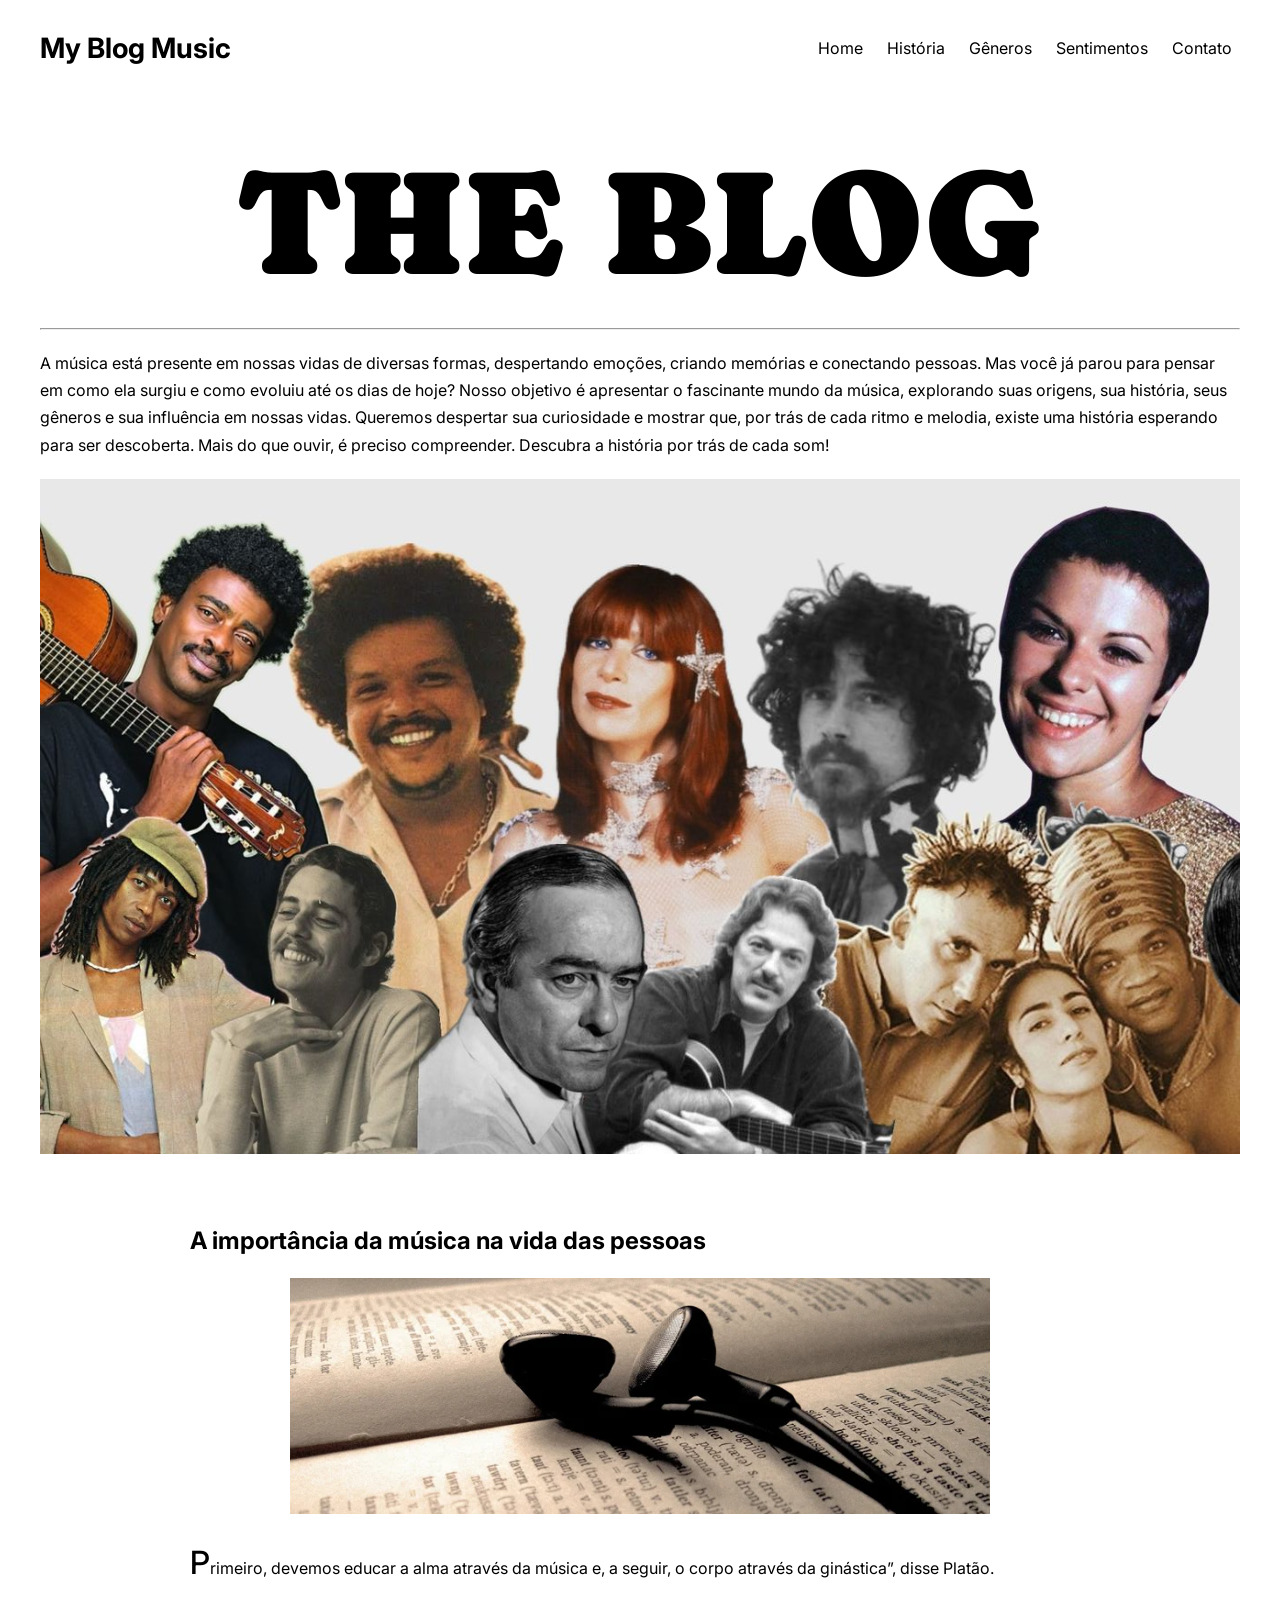
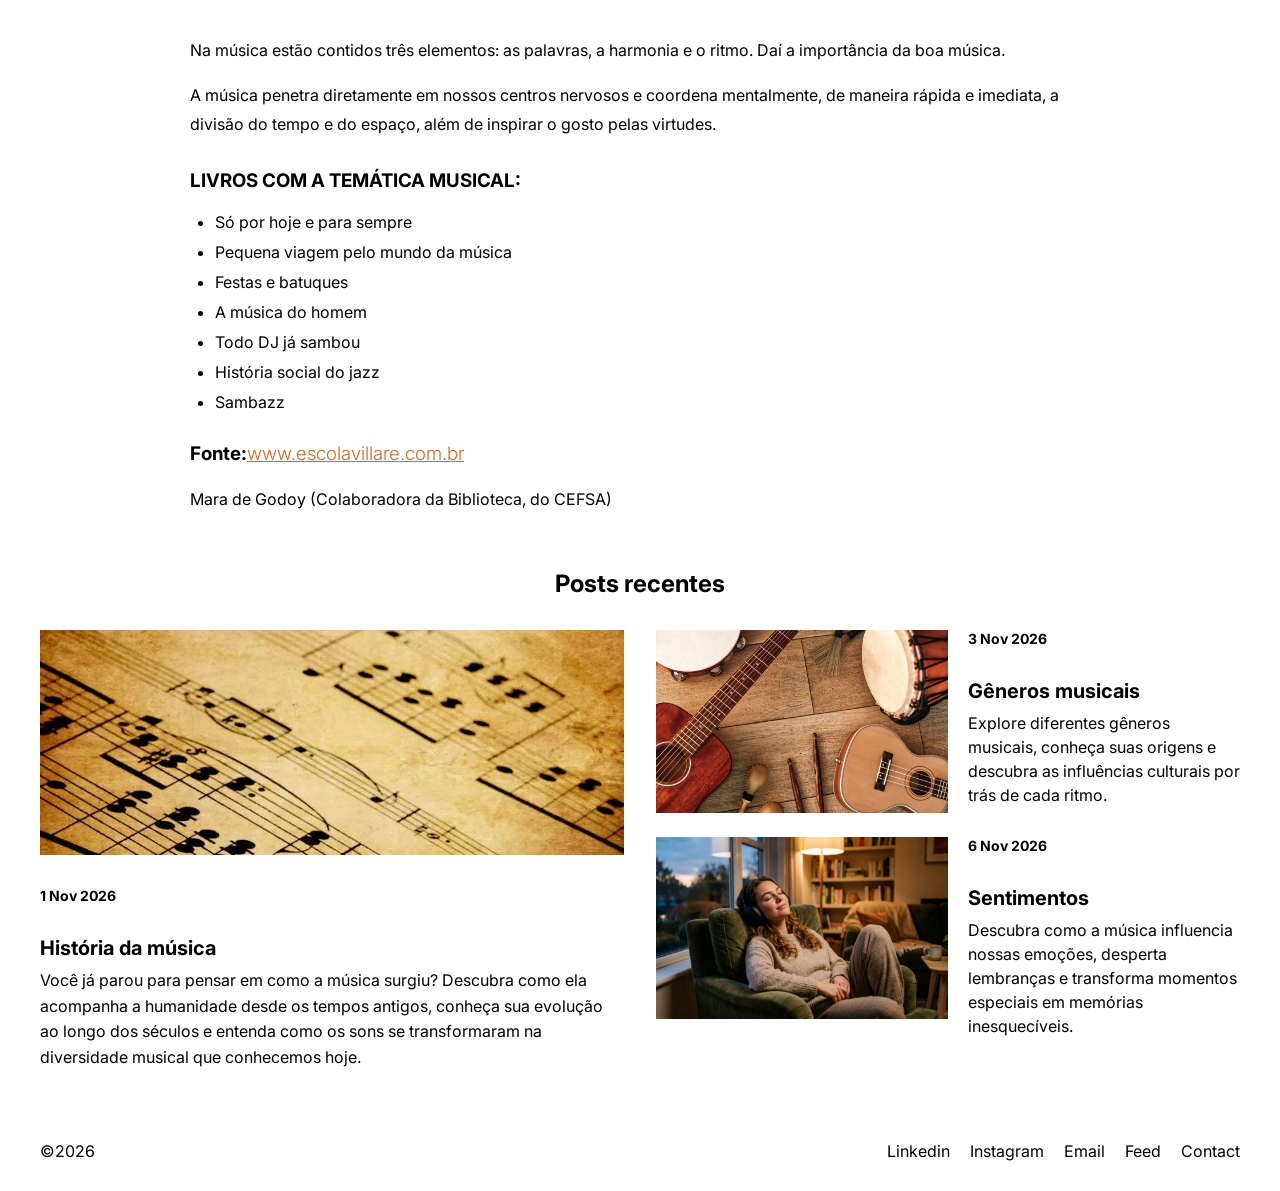
<file: index.html>
<!DOCTYPE html>
<html lang="pt-BR">
<head>
    <meta charset="UTF-8">
    <meta name="viewport" content="width=device-width, initial-scale=1.0">
    <link rel="stylesheet" href="style.css">
    <link rel="stylesheet" href="header.css">
    <link rel="icon" type="image/png" href="/assets/icon.png">
    <title>My Blog Music</title>
</head>
<body>
    <header>
        <h1>My Blog Music</h1>
        <div class="header_right">
            <nav>
                <ul>
                    <li><a href="./index.html">Home</a></li>
                    <li><a href="./historia.html">História</a></li>
                    <li><a href="./generos.html">Gêneros</a></li>
                    <li><a href="./sentimentos.html">Sentimentos</a></li>
                    <li><a href="./contact.html">Contato</a></li>
                </ul>
            </nav>
        </div>
    </header>
    <main>
        <div class="the_blog">
            <h2>THE BLOG</h2>
            <hr>
            <p>A música está presente em nossas vidas de diversas formas, despertando emoções, criando memórias e conectando pessoas.
            Mas você já parou para pensar em como ela surgiu e como evoluiu até os dias de hoje?
            Nosso objetivo é apresentar o fascinante mundo da música, explorando suas origens,
            sua história, seus gêneros e sua influência em nossas vidas. Queremos despertar sua 
            curiosidade e mostrar que, por trás de cada ritmo e melodia, existe uma história esperando para ser descoberta.
            Mais do que ouvir, é preciso compreender. Descubra a história por trás de cada som!</p>
            <img src="./assets/artists.jpg">
            <div class="container_importancia_musica">
                <h2 class="title_musica">A importância da música na vida das pessoas</h2>
                <img class="img_importancia_musica" src="./assets/dicamusica.webp" alt="">
                <p><span>P</span>rimeiro, devemos educar a alma através da música e, a seguir, o corpo através da ginástica”, disse Platão.<br><br></p>
                <p>Na música estão contidos três elementos: as palavras, a harmonia e o ritmo. Daí a importância da boa música.</p>
                <p>A música penetra diretamente em nossos centros nervosos e coordena mentalmente, de maneira rápida e imediata, a divisão do 
                tempo e do espaço, além de inspirar o gosto pelas virtudes.</p>
                <h3>LIVROS COM A TEMÁTICA MUSICAL:</h3>
                <ul>
                    <li>Só por hoje e para sempre</li>
                    <li>Pequena viagem pelo mundo da música</li>
                    <li>Festas e batuques</li>
                    <li>A música do homem</li>
                    <li>Todo DJ já sambou</li>
                    <li>História social do jazz</li>
                    <li>Sambazz</li>
                </ul>
                <h3>Fonte:<a href="https://www.escolavillare.com.br/">www.escolavillare.com.br</a></h3>
                <p>Mara de Godoy (Colaboradora da Biblioteca, do CEFSA)</p>
            </div>
        </div>
        <div class="recent_posts">
            <h3>Posts recentes</h3>
            <div class="list_posts">
                <div class="post1">
                    <a href="/historia.html"><img src="./assets/historia.webp" alt=""></a>
                    <h3>1 Nov 2026</h3>
                    <h2>História da música</h2>
                    <p>Você já parou para pensar em como a música surgiu? Descubra como ela acompanha a humanidade desde os tempos antigos, 
                    conheça sua evolução ao longo dos séculos e entenda como os sons se transformaram na diversidade musical que conhecemos hoje.</p>
                </div>
                <div class="recent_post_container">
                    <div class="post2">
                        <a href="/generos.html"><img src="./assets/generomusical.jpg" alt=""></a>
                        <div class="post_container">
                            <h3>3 Nov 2026</h3>
                            <h2>Gêneros musicais</h2>
                            <p>Explore diferentes gêneros musicais, conheça suas origens e descubra as influências culturais por trás de cada ritmo.</p>
                        </div>
                    </div>
                    <div class="post3">
                        <a href="/sentimentos.html"><img src="./assets/sentimento.jpg" alt=""></a>
                        <div class="post_container">
                            <h3>6 Nov 2026</h3>
                            <h2>Sentimentos</h2>
                            <p>Descubra como a música influencia nossas emoções, desperta lembranças e transforma momentos especiais em memórias inesquecíveis.</p>
                        </div>
                    </div>
                </div>
            </div>
        </div>
    </main>
    <footer>
        <p>©2026</p>
        <nav>
            <ul>
                <li><a href="https://www.linkedin.com/in/breno-ponticelli/">Linkedin</a></li>
                <li><a href="https://www.instagram.com/breno_sp7">Instagram</a></li>
                <li><a href="#">Email</a></li>
                <li><a href="#">Feed</a></li>
                <li><a href="/contact.html">Contact</a></li>
            </ul>
        </nav>

    </footer>
</body>
</html>
</file>
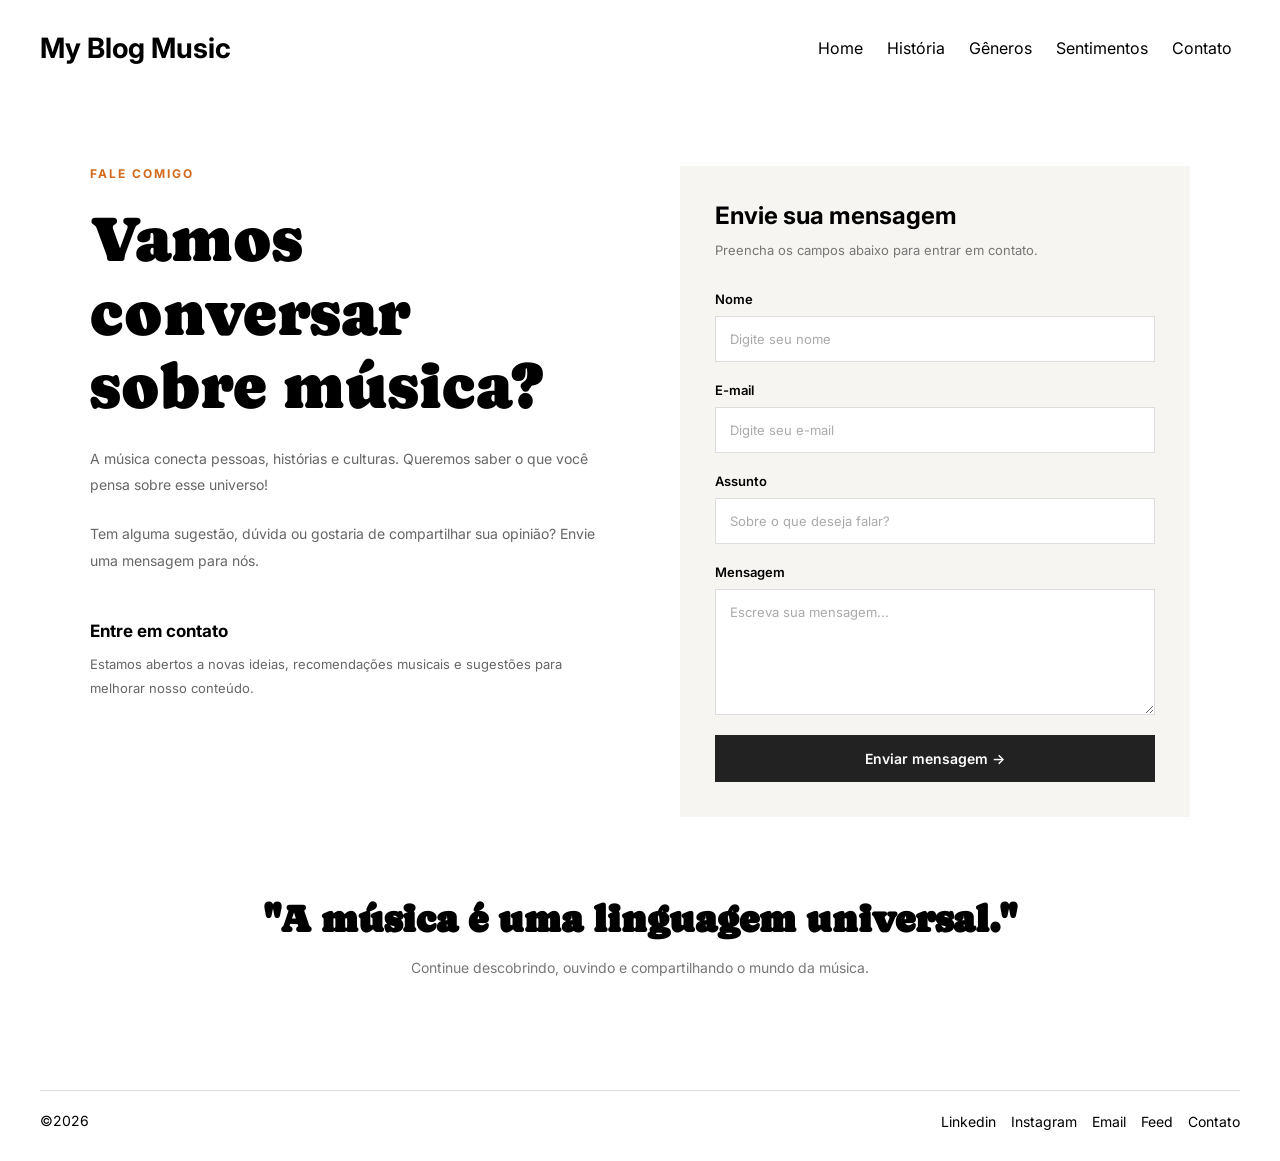
<file: contact.html>
<!DOCTYPE html>
<html lang="pt-BR">

<head>
    <meta charset="UTF-8">
    <meta name="viewport" content="width=device-width, initial-scale=1.0">
    <link rel="icon" type="image/png" href="/assets/icon.png">
    <link rel="stylesheet" href="./header.css">
    <link rel="stylesheet" href="./contact.css">

    <title>Contato</title>
</head>

<body>

    <header>
        <h1>My Blog Music</h1>

        <div class="header_right">
            <nav>
                <ul>
                    <li><a href="./index.html">Home</a></li>
                    <li><a href="./historia.html">História</a></li>
                    <li><a href="./generos.html">Gêneros</a></li>
                    <li><a href="./sentimentos.html">Sentimentos</a></li>
                    <li><a href="./contact.html">Contato</a></li>
                </ul>
            </nav>
        </div>
    </header>

    <main>

        <section class="contato">

            <div class="contato_info">

                <span class="categoria">FALE COMIGO</span>

                <h2>Vamos conversar sobre música?</h2>

                <p>
                    A música conecta pessoas, histórias e culturas.
                    Queremos saber o que você pensa sobre esse universo!
                </p>

                <p>
                    Tem alguma sugestão, dúvida ou gostaria de compartilhar
                    sua opinião? Envie uma mensagem para nós.
                </p>

                <div class="contato_detalhes">

                    <h3>Entre em contato</h3>

                    <p>
                        Estamos abertos a novas ideias, recomendações
                        musicais e sugestões para melhorar nosso conteúdo.
                    </p>

                </div>

            </div>

            <div class="contato_formulario">

                <h3>Envie sua mensagem</h3>

                <p>Preencha os campos abaixo para entrar em contato.</p>

                <form action="#" method="post">

                    <div class="campo">
                        <label for="nome">Nome</label>
                        <input
                            type="text"
                            id="nome"
                            name="nome"
                            placeholder="Digite seu nome"
                            required>
                    </div>

                    <div class="campo">
                        <label for="email">E-mail</label>
                        <input
                            type="email"
                            id="email"
                            name="email"
                            placeholder="Digite seu e-mail"
                            required>
                    </div>

                    <div class="campo">
                        <label for="assunto">Assunto</label>
                        <input
                            type="text"
                            id="assunto"
                            name="assunto"
                            placeholder="Sobre o que deseja falar?"
                            required>
                    </div>

                    <div class="campo">
                        <label for="mensagem">Mensagem</label>
                        <textarea
                            id="mensagem"
                            name="mensagem"
                            rows="6"
                            placeholder="Escreva sua mensagem..."
                            required></textarea>
                    </div>

                    <button type="submit">
                        Enviar mensagem →
                    </button>

                </form>

            </div>

        </section>

        <section class="frase_final">

            <h2>"A música é uma linguagem universal."</h2>

            <p>
                Continue descobrindo, ouvindo e compartilhando
                o mundo da música.
            </p>

        </section>

    </main>

    <footer>

        <p>©2026</p>

        <nav>
            <ul>
                <li><a href="https://www.linkedin.com/in/breno-ponticelli/">Linkedin</a></li>
                <li><a href="https://www.instagram.com/breno_sp7">Instagram</a></li>
                <li><a href="#">Email</a></li>
                <li><a href="#">Feed</a></li>
                <li><a href="/contact.html">Contato</a></li>
            </ul>
        </nav>

    </footer>

</body>
</html>
</file>
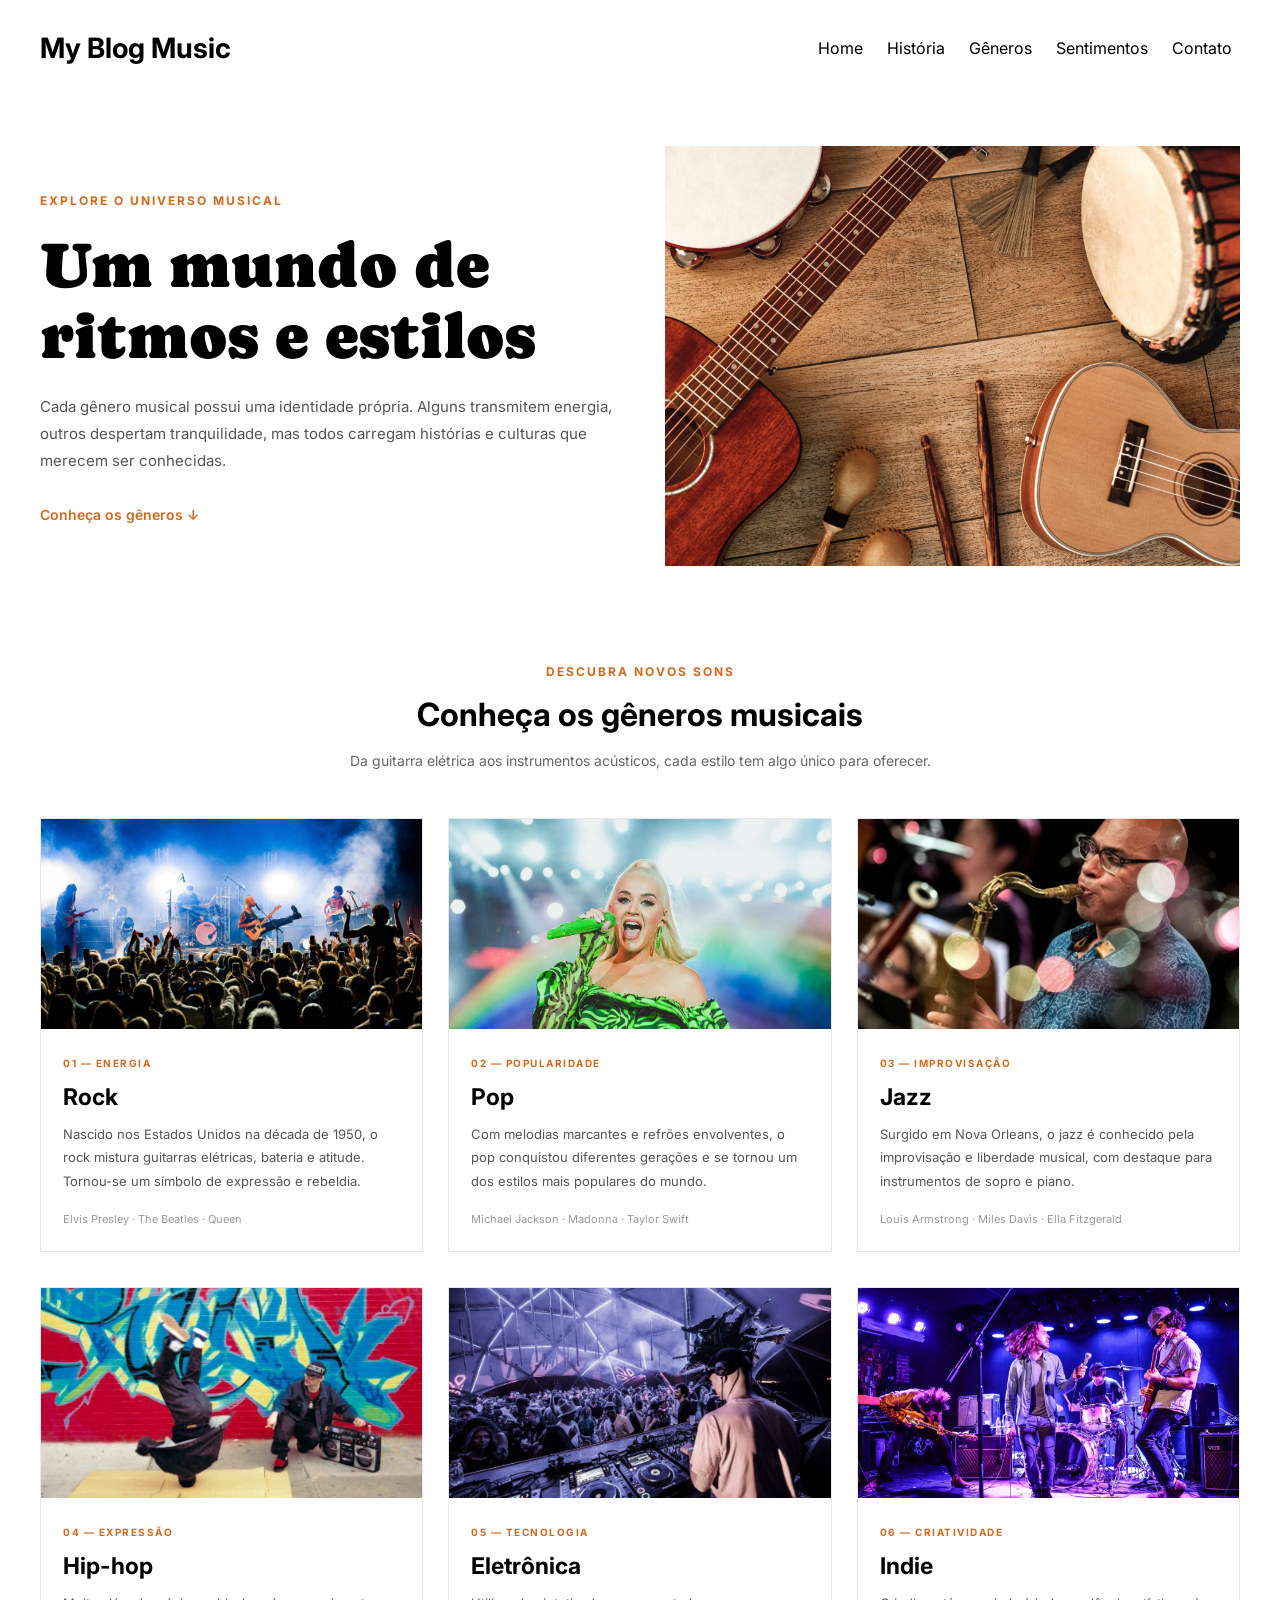
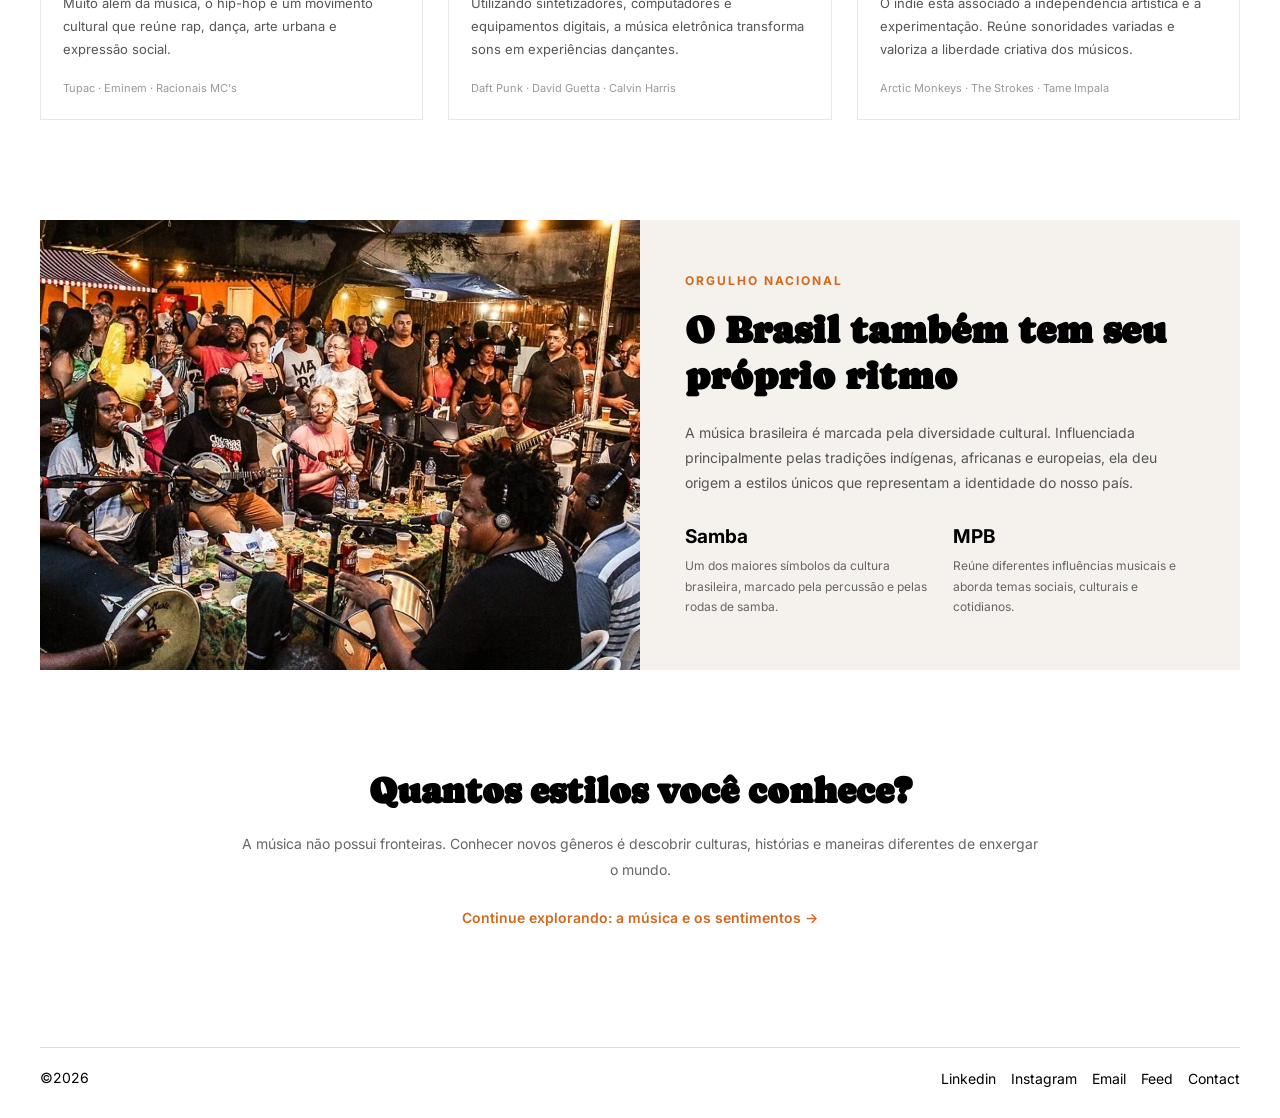
<file: generos.html>
<!DOCTYPE html>
<html lang="pt-BR">

<head>
    <meta charset="UTF-8">
    <meta name="viewport" content="width=device-width, initial-scale=1.0">
    <link rel="icon" type="image/png" href="/assets/icon.png">
    <link rel="stylesheet" href="./header.css">
    <link rel="stylesheet" href="./genero.css">

    <title>Gêneros Musicais</title>
</head>

<body>

    <header>
        <h1>My Blog Music</h1>

        <div class="header_right">
            <nav>
                <ul>
                    <li><a href="./index.html">Home</a></li>
                    <li><a href="./historia.html">História</a></li>
                    <li><a href="./generos.html">Gêneros</a></li>
                    <li><a href="./sentimentos.html">Sentimentos</a></li>
                    <li><a href="./contact.html">Contato</a></li>
                </ul>
            </nav>
        </div>
    </header>

    <main>
        <section class="hero_generos">

            <div class="hero_texto">
                <span>EXPLORE O UNIVERSO MUSICAL</span>

                <h2>Um mundo de ritmos e estilos</h2>

                <p>
                    Cada gênero musical possui uma identidade própria.
                    Alguns transmitem energia, outros despertam tranquilidade,
                    mas todos carregam histórias e culturas que merecem ser conhecidas.
                </p>

                <a href="#explorar">Conheça os gêneros ↓</a>
            </div>

            <div class="hero_imagem">
                <img src="./assets/generomusical.jpg"
                    alt="Instrumentos musicais de diferentes estilos">
            </div>

        </section>
        <section class="explorar" id="explorar">

            <div class="section_title">
                <span>DESCUBRA NOVOS SONS</span>
                <h2>Conheça os gêneros musicais</h2>
                <p>
                    Da guitarra elétrica aos instrumentos acústicos,
                    cada estilo tem algo único para oferecer.
                </p>
            </div>

            <div class="generos_grid">

                <article class="genero_card">
                    <img src="./assets/rock.jpg" alt="Apresentação de rock">

                    <div class="card_content">
                        <span>01 — ENERGIA</span>
                        <h3>Rock</h3>

                        <p>
                            Nascido nos Estados Unidos na década de 1950,
                            o rock mistura guitarras elétricas, bateria
                            e atitude. Tornou-se um símbolo de expressão
                            e rebeldia.
                        </p>

                        <small>Elvis Presley · The Beatles · Queen</small>
                    </div>
                </article>

                <article class="genero_card">
                    <img src="./assets/pop.jpg" alt="Cantora em apresentação pop">

                    <div class="card_content">
                        <span>02 — POPULARIDADE</span>
                        <h3>Pop</h3>

                        <p>
                            Com melodias marcantes e refrões envolventes,
                            o pop conquistou diferentes gerações e se
                            tornou um dos estilos mais populares do mundo.
                        </p>

                        <small>Michael Jackson · Madonna · Taylor Swift</small>
                    </div>
                </article>

                <article class="genero_card">
                    <img src="./assets/jazz.jpg" alt="Músico tocando saxofone">

                    <div class="card_content">
                        <span>03 — IMPROVISAÇÃO</span>
                        <h3>Jazz</h3>

                        <p>
                            Surgido em Nova Orleans, o jazz é conhecido
                            pela improvisação e liberdade musical,
                            com destaque para instrumentos de sopro e piano.
                        </p>

                        <small>Louis Armstrong · Miles Davis · Ella Fitzgerald</small>
                    </div>
                </article>

                <article class="genero_card">
                    <img src="./assets/hiphop.jpg" alt="Cultura urbana hip-hop">

                    <div class="card_content">
                        <span>04 — EXPRESSÃO</span>
                        <h3>Hip-hop</h3>

                        <p>
                            Muito além da música, o hip-hop é um movimento
                            cultural que reúne rap, dança, arte urbana
                            e expressão social.
                        </p>

                        <small>Tupac · Eminem · Racionais MC's</small>
                    </div>
                </article>

                <article class="genero_card">
                    <img src="./assets/eletronica.jpg" alt="DJ tocando música eletrônica">

                    <div class="card_content">
                        <span>05 — TECNOLOGIA</span>
                        <h3>Eletrônica</h3>

                        <p>
                            Utilizando sintetizadores, computadores
                            e equipamentos digitais, a música eletrônica
                            transforma sons em experiências dançantes.
                        </p>

                        <small>Daft Punk · David Guetta · Calvin Harris</small>
                    </div>
                </article>

                <article class="genero_card">
                    <img src="./assets/indie.jpg" alt="Banda independente em apresentação">

                    <div class="card_content">
                        <span>06 — CRIATIVIDADE</span>
                        <h3>Indie</h3>

                        <p>
                            O indie está associado à independência artística
                            e à experimentação. Reúne sonoridades variadas
                            e valoriza a liberdade criativa dos músicos.
                        </p>

                        <small>Arctic Monkeys · The Strokes · Tame Impala</small>
                    </div>
                </article>

            </div>

        </section>
        <section class="destaque_brasil">

            <div class="brasil_imagem">
                <img src="./assets/samba.jpg" alt="Roda de samba brasileira">
            </div>

            <div class="brasil_texto">

                <span>ORGULHO NACIONAL</span>

                <h2>O Brasil também tem seu próprio ritmo</h2>

                <p>
                    A música brasileira é marcada pela diversidade cultural.
                    Influenciada principalmente pelas tradições indígenas,
                    africanas e europeias, ela deu origem a estilos únicos
                    que representam a identidade do nosso país.
                </p>

                <div class="brasil_estilos">

                    <div>
                        <h3>Samba</h3>
                        <p>
                            Um dos maiores símbolos da cultura brasileira,
                            marcado pela percussão e pelas rodas de samba.
                        </p>
                    </div>

                    <div>
                        <h3>MPB</h3>
                        <p>
                            Reúne diferentes influências musicais e aborda
                            temas sociais, culturais e cotidianos.
                        </p>
                    </div>

                </div>

            </div>

        </section>
        <section class="final_generos">

            <h2>Quantos estilos você conhece?</h2>

            <p>
                A música não possui fronteiras. Conhecer novos gêneros
                é descobrir culturas, histórias e maneiras diferentes
                de enxergar o mundo.
            </p>

            <a href="/sentimentos.html">
                Continue explorando: a música e os sentimentos →
            </a>

        </section>

    </main>

    <footer>
        <p>©2026</p>

        <nav>
            <ul>
                <li><a href="https://www.linkedin.com/in/breno-ponticelli/">Linkedin</a></li>
                <li><a href="https://www.instagram.com/breno_sp7">Instagram</a></li>
                <li><a href="#">Email</a></li>
                <li><a href="#">Feed</a></li>
                <li><a href="/contact.html">Contact</a></li>
            </ul>
        </nav>
    </footer>

</body>
</html>
</file>
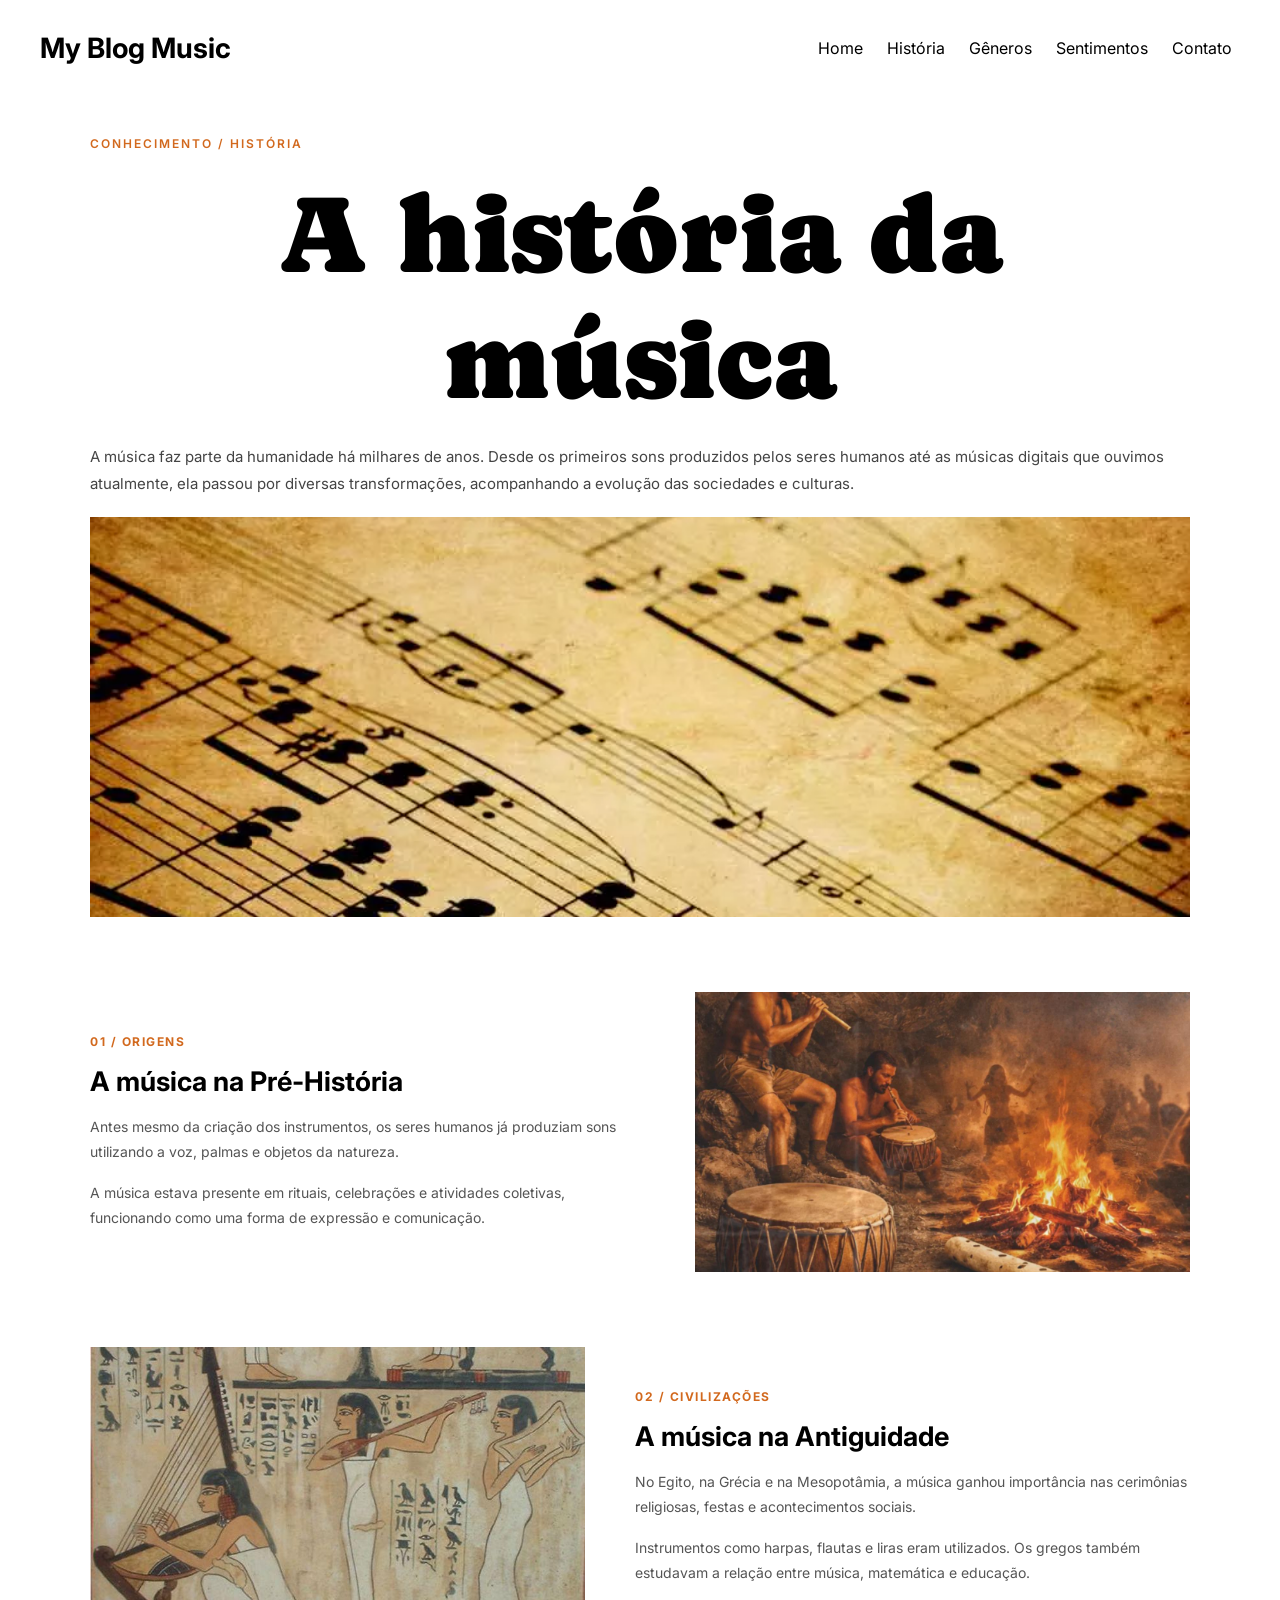
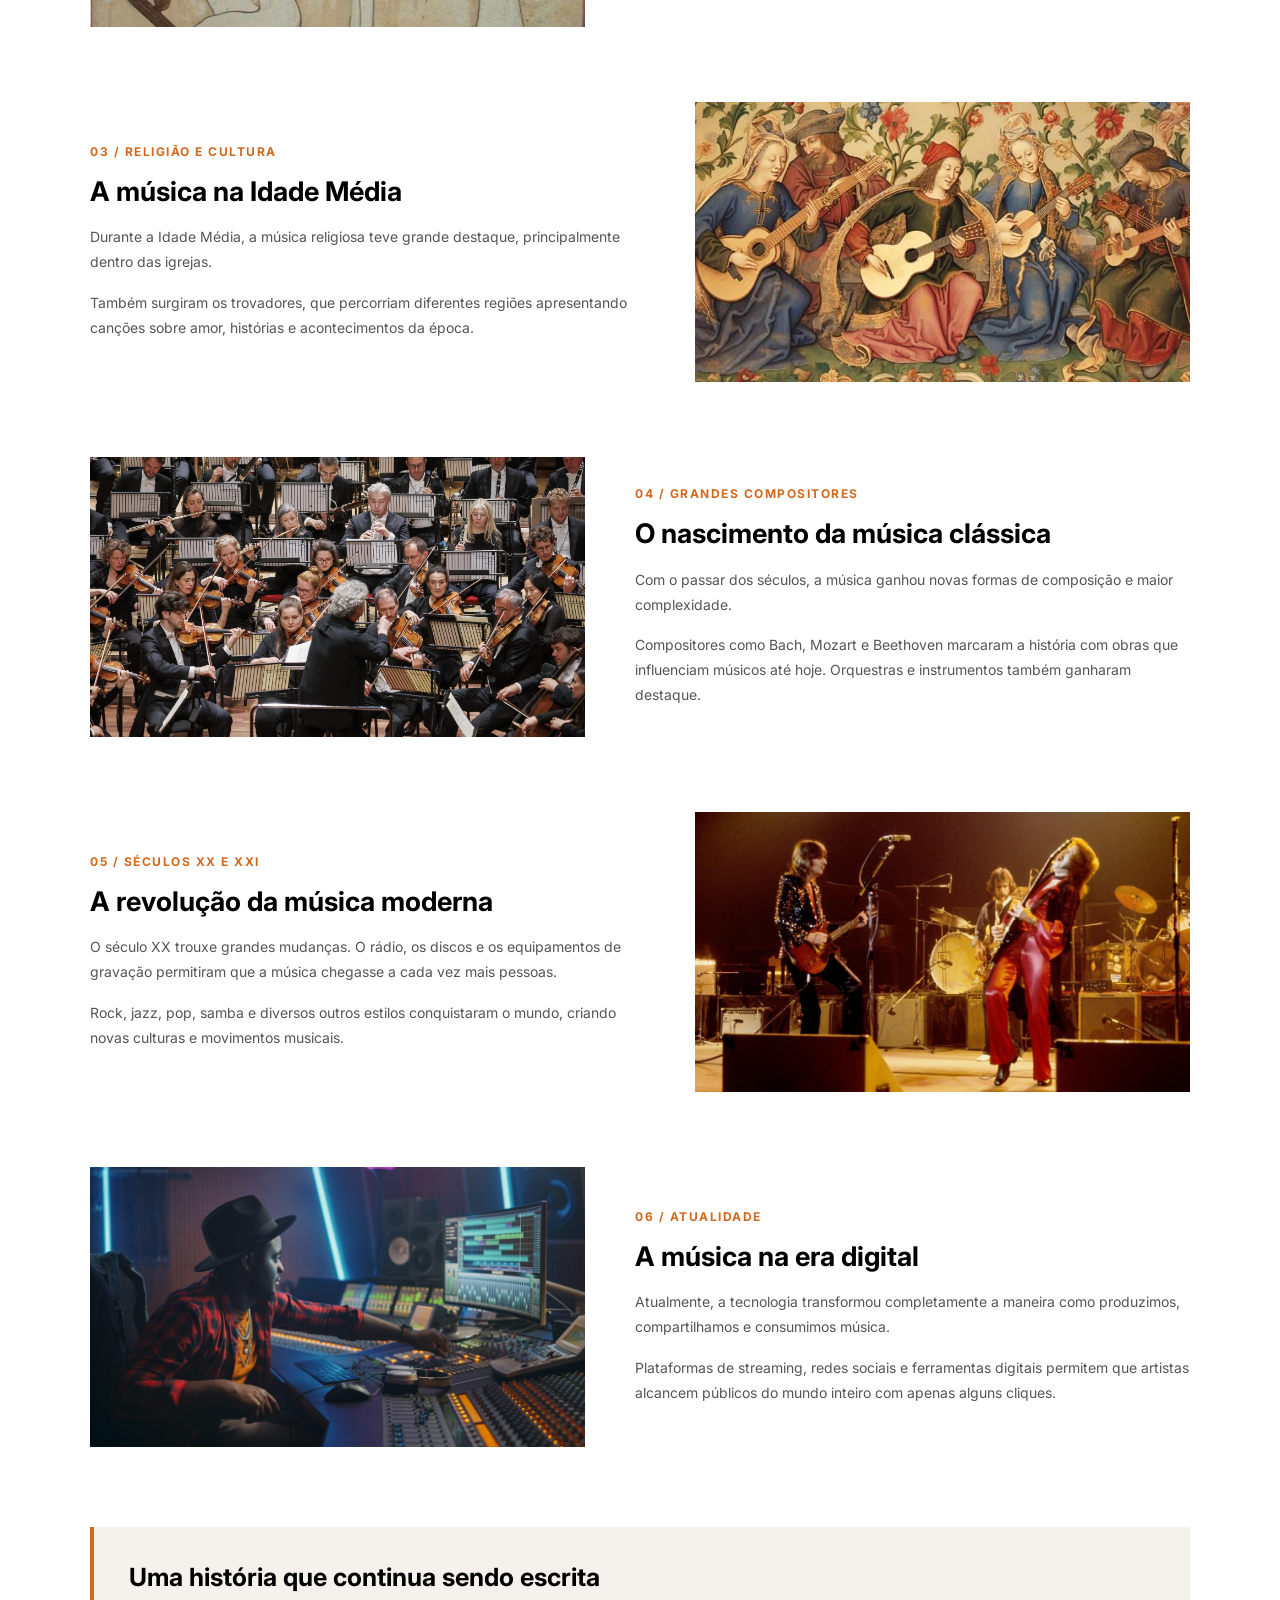
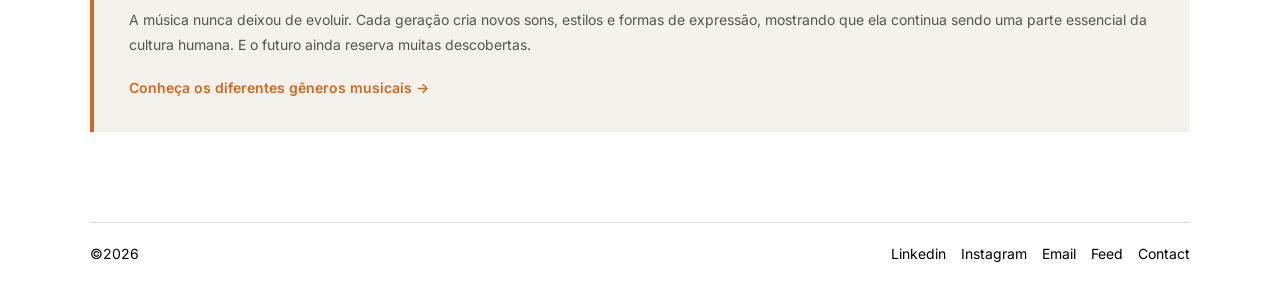
<file: historia.html>
<!DOCTYPE html>
<html lang="pt-BR">

<head>
    <meta charset="UTF-8">
    <meta name="viewport" content="width=device-width, initial-scale=1.0">
    <link rel="icon" type="image/png" href="/assets/icon.png">
    <link rel="stylesheet" href="header.css">
    <link rel="stylesheet" href="historia.css">

    <title>História da Música</title>
</head>

<body>
    <header>
        <h1>My Blog Music</h1>

        <div class="header_right">
            <nav>
                <ul>
                    <li><a href="./index.html">Home</a></li>
                    <li><a href="./historia.html">História</a></li>
                    <li><a href="./generos.html">Gêneros</a></li>
                    <li><a href="./sentimentos.html">Sentimentos</a></li>
                    <li><a href="./contact.html">Contato</a></li>
                </ul>
            </nav>
        </div>
    </header>

    <main>
        <section class="historia">
            <div class="historia_intro">
                <span class="categoria">CONHECIMENTO / HISTÓRIA</span>

                <h2>A história da música</h2>

                <p>
                    A música faz parte da humanidade há milhares de anos.
                    Desde os primeiros sons produzidos pelos seres humanos
                    até as músicas digitais que ouvimos atualmente, ela passou
                    por diversas transformações, acompanhando a evolução
                    das sociedades e culturas.
                </p>

                <img src="./assets/historia.webp" alt="Partitura musical antiga">
            </div>

            <section class="periodo">
                <div class="periodo_texto">
                    <span class="numero">01 / ORIGENS</span>

                    <h3>A música na Pré-História</h3>

                    <p>
                        Antes mesmo da criação dos instrumentos, os seres humanos
                        já produziam sons utilizando a voz, palmas e objetos da
                        natureza.
                    </p>

                    <p>
                        A música estava presente em rituais, celebrações e
                        atividades coletivas, funcionando como uma forma de
                        expressão e comunicação.
                    </p>
                </div>

                
                <img src="./assets/prehistoria.jpg"
                alt="Representação de pessoas produzindo música na Pré-História">
                
            </section>

            <section class="periodo invertido">
                <div class="periodo_texto">
                    <span class="numero">02 / CIVILIZAÇÕES</span>

                    <h3>A música na Antiguidade</h3>

                    <p>
                        No Egito, na Grécia e na Mesopotâmia, a música ganhou
                        importância nas cerimônias religiosas, festas e
                        acontecimentos sociais.
                    </p>

                    <p>
                        Instrumentos como harpas, flautas e liras eram utilizados.
                        Os gregos também estudavam a relação entre música,
                        matemática e educação.
                    </p>
                </div>

                <img src="./assets/antiguidade.jpg"
                    alt="Instrumentos musicais da Antiguidade">
            </section>


            <section class="periodo">
                <div class="periodo_texto">
                    <span class="numero">03 / RELIGIÃO E CULTURA</span>

                    <h3>A música na Idade Média</h3>

                    <p>
                        Durante a Idade Média, a música religiosa teve grande
                        destaque, principalmente dentro das igrejas.
                    </p>

                    <p>
                        Também surgiram os trovadores, que percorriam diferentes
                        regiões apresentando canções sobre amor, histórias e
                        acontecimentos da época.
                    </p>
                </div>

                <img src="./assets/idademedia.jpg"
                    alt="Representação de músicos medievais">
            </section>


            <section class="periodo invertido">
                <div class="periodo_texto">
                    <span class="numero">04 / GRANDES COMPOSITORES</span>

                    <h3>O nascimento da música clássica</h3>

                    <p>
                        Com o passar dos séculos, a música ganhou novas formas
                        de composição e maior complexidade.
                    </p>

                    <p>
                        Compositores como Bach, Mozart e Beethoven marcaram
                        a história com obras que influenciam músicos até hoje.
                        Orquestras e instrumentos também ganharam destaque.
                    </p>
                </div>

                <img src="./assets/musicaclassica.jpg"
                    alt="Orquestra de música clássica">
            </section>

            <section class="periodo">
                <div class="periodo_texto">
                    <span class="numero">05 / SÉCULOS XX E XXI</span>

                    <h3>A revolução da música moderna</h3>

                    <p>
                        O século XX trouxe grandes mudanças. O rádio, os discos
                        e os equipamentos de gravação permitiram que a música
                        chegasse a cada vez mais pessoas.
                    </p>

                    <p>
                        Rock, jazz, pop, samba e diversos outros estilos
                        conquistaram o mundo, criando novas culturas e
                        movimentos musicais.
                    </p>
                </div>

                <img src="./assets/musicamoderna.jpg"
                    alt="Artistas e instrumentos musicais modernos">
            </section>

            <section class="periodo invertido">
                <div class="periodo_texto">
                    <span class="numero">06 / ATUALIDADE</span>

                    <h3>A música na era digital</h3>

                    <p>
                        Atualmente, a tecnologia transformou completamente
                        a maneira como produzimos, compartilhamos e consumimos
                        música.
                    </p>

                    <p>
                        Plataformas de streaming, redes sociais e ferramentas
                        digitais permitem que artistas alcancem públicos do
                        mundo inteiro com apenas alguns cliques.
                    </p>
                </div>

                <img src="./assets/eradigital.jpg"
                    alt="Produção musical em estúdio moderno">
            </section>

            <section class="conclusao">
                <h3>Uma história que continua sendo escrita</h3>

                <p>
                    A música nunca deixou de evoluir. Cada geração cria novos
                    sons, estilos e formas de expressão, mostrando que ela
                    continua sendo uma parte essencial da cultura humana.
                    E o futuro ainda reserva muitas descobertas.
                </p>

                <a href="/generos.html">Conheça os diferentes gêneros musicais →</a>
            </section>

        </section>

    </main>

    <footer>
        <p>©2026</p>

        <nav>
            <ul>
                <li><a href="https://www.linkedin.com/in/breno-ponticelli/">Linkedin</a></li>
                <li><a href="https://www.instagram.com/breno_sp7">Instagram</a></li>
                <li><a href="#">Email</a></li>
                <li><a href="#">Feed</a></li>
                <li><a href="/contact.html">Contact</a></li>
            </ul>
        </nav>
    </footer>

</body>
</html>
</file>
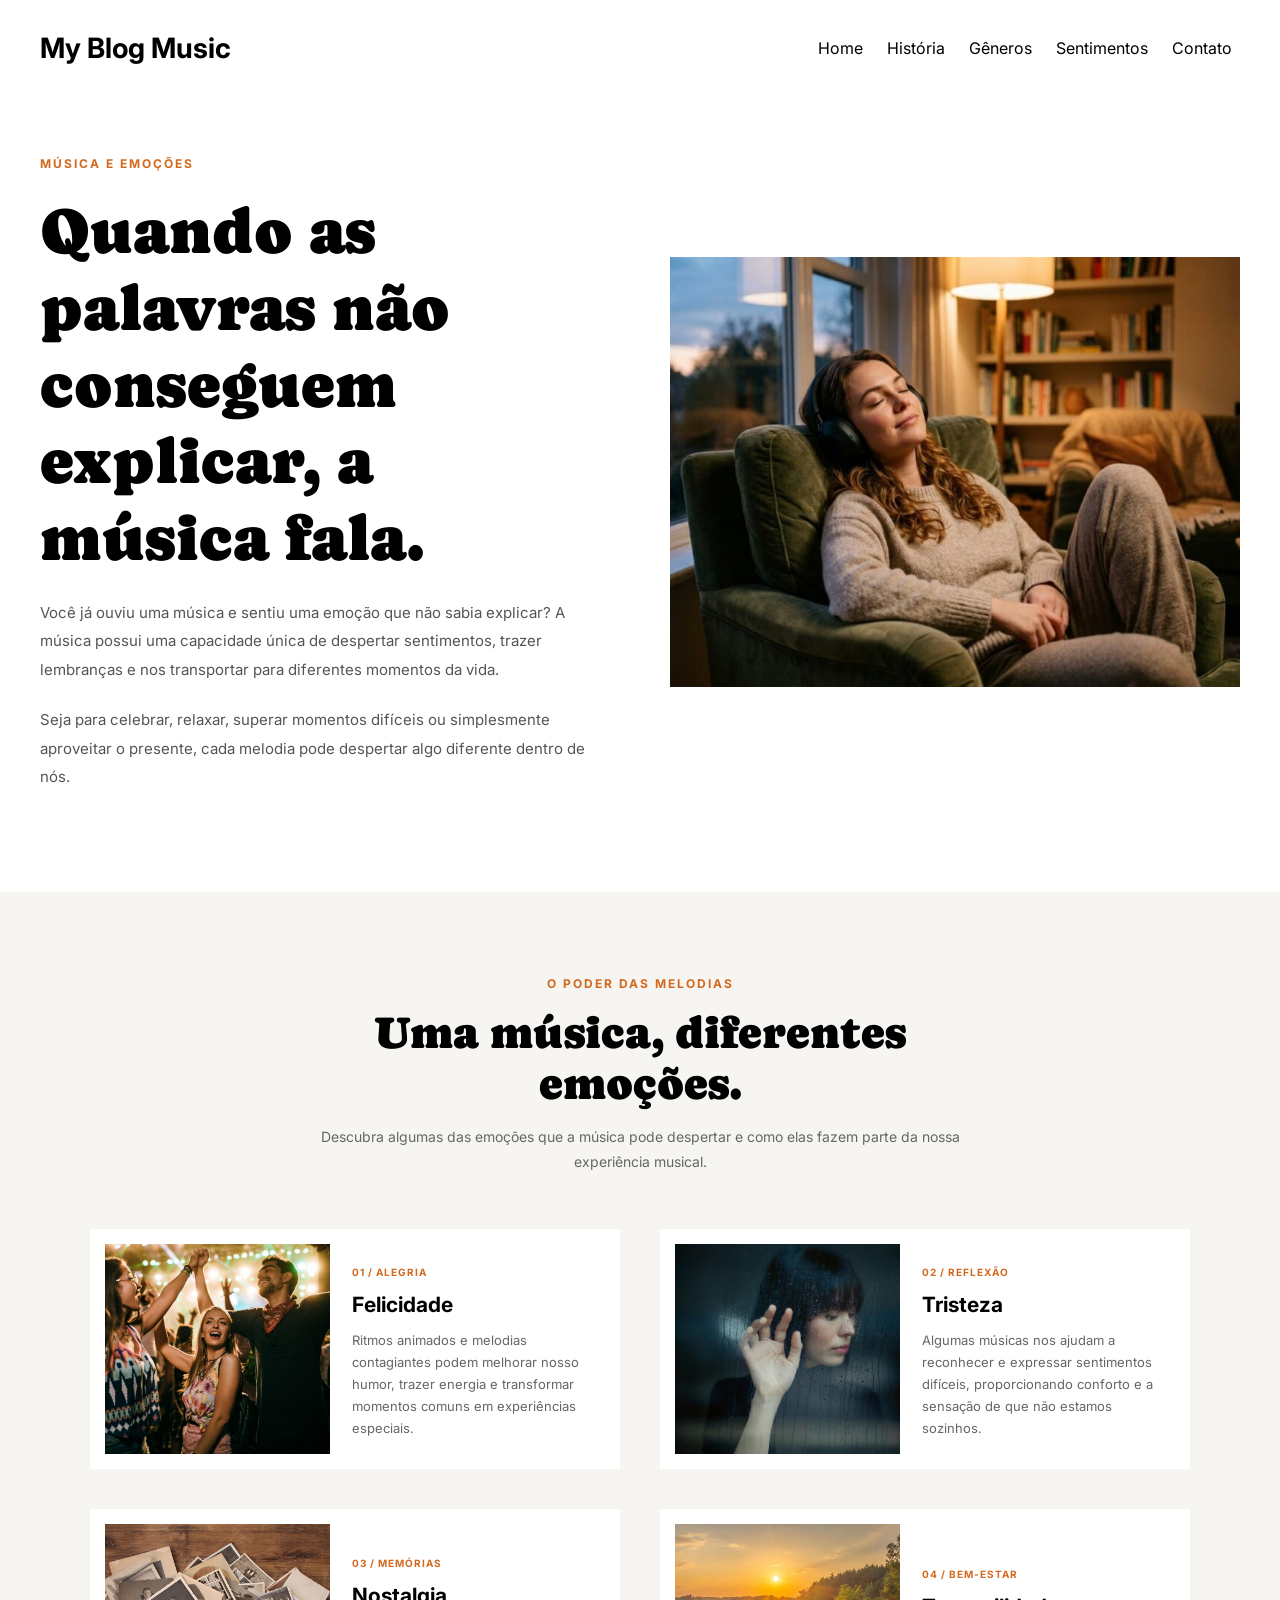
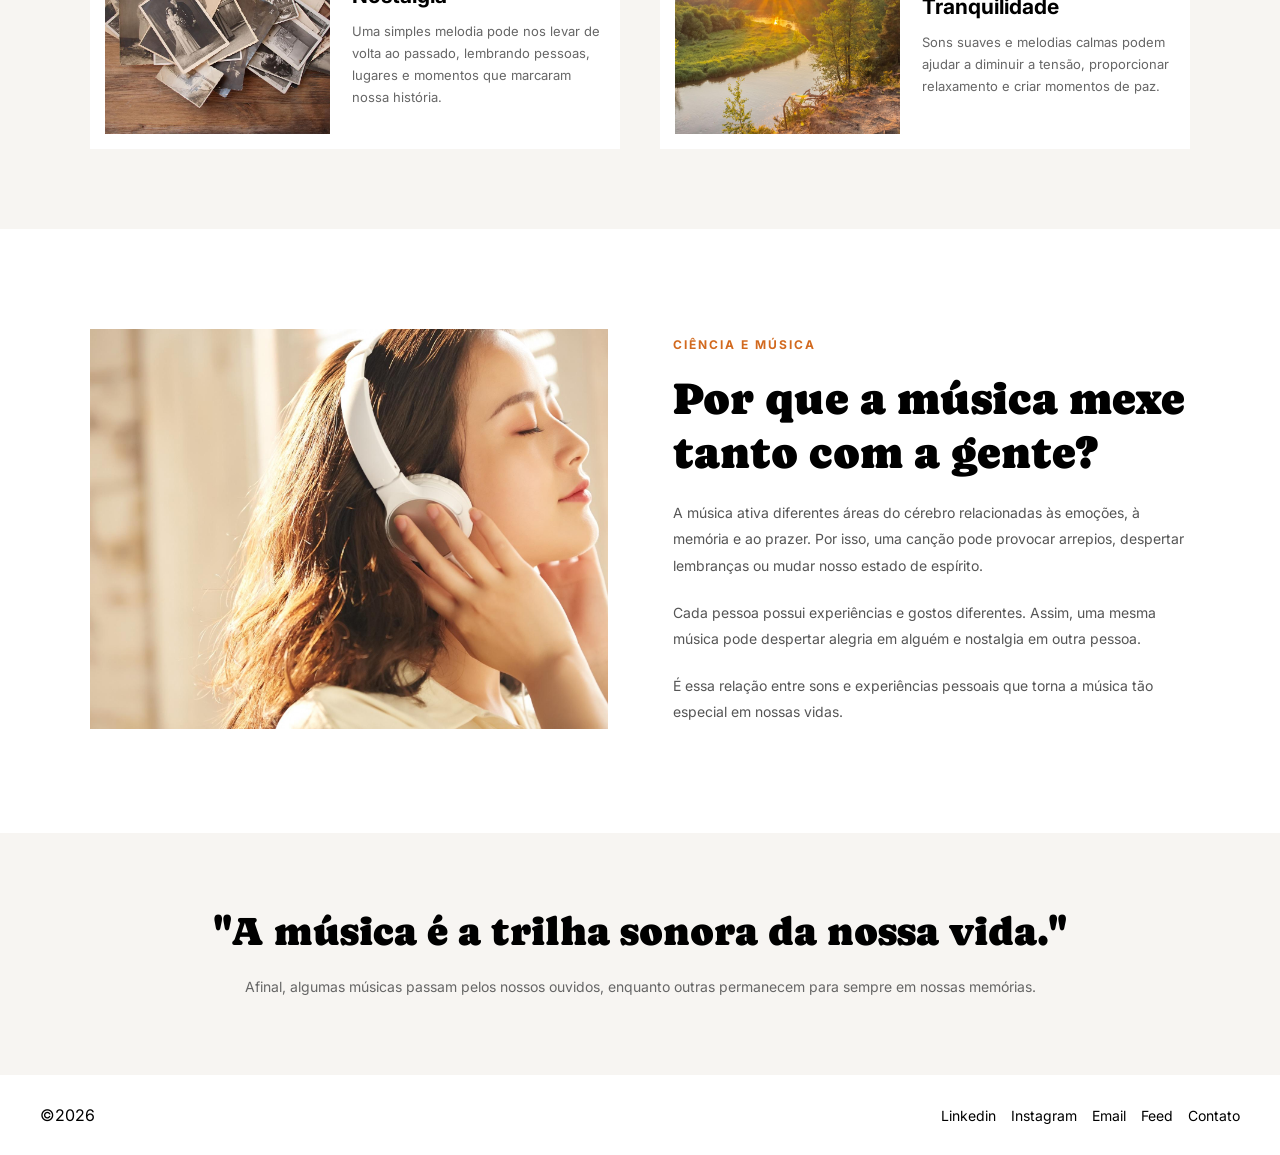
<file: sentimentos.html>
<!DOCTYPE html>
<html lang="pt-BR">

<head>
    <meta charset="UTF-8">
    <meta name="viewport" content="width=device-width, initial-scale=1.0">
    <link rel="icon" type="image/png" href="/assets/icon.png">
    <link rel="stylesheet" href="./header.css">
    <link rel="stylesheet" href="./sentimentos.css">

    <title>Sentimentos</title>
</head>

<body>

    <header>
        <h1>My Blog Music</h1>

        <div class="header_right">
            <nav>
                <ul>
                    <li><a href="./index.html">Home</a></li>
                    <li><a href="./historia.html">História</a></li>
                    <li><a href="./generos.html">Gêneros</a></li>
                    <li><a href="./sentimentos.html">Sentimentos</a></li>
                    <li><a href="./contact.html">Contato</a></li>
                </ul>
            </nav>
        </div>
    </header>

    <main>
        <section class="sentimentos_intro">

            <div class="intro_texto">
                <span class="categoria">MÚSICA E EMOÇÕES</span>

                <h2>Quando as palavras não conseguem explicar, a música fala.</h2>

                <p>
                    Você já ouviu uma música e sentiu uma emoção que não
                    sabia explicar? A música possui uma capacidade única
                    de despertar sentimentos, trazer lembranças e nos
                    transportar para diferentes momentos da vida.
                </p>

                <p>
                    Seja para celebrar, relaxar, superar momentos difíceis
                    ou simplesmente aproveitar o presente, cada melodia
                    pode despertar algo diferente dentro de nós.
                </p>
            </div>

            <div class="intro_imagem">
                <img src="./assets/sentimento.jpg" alt="Pessoa ouvindo música e relaxando">
            </div>

        </section>
        <section class="sentimentos_section">

            <div class="section_titulo">
                <span>O PODER DAS MELODIAS</span>
                <h2>Uma música, diferentes emoções.</h2>
                <p>
                    Descubra algumas das emoções que a música pode despertar
                    e como elas fazem parte da nossa experiência musical.
                </p>
            </div>

            <div class="sentimentos_grid">

                <article class="sentimento_card">
                    <img src="./assets/felicidade.jpg" alt="Pessoas felizes aproveitando um momento">
                    <div class="card_texto">
                        <span>01 / ALEGRIA</span>
                        <h3>Felicidade</h3>
                        <p>
                            Ritmos animados e melodias contagiantes podem
                            melhorar nosso humor, trazer energia e transformar
                            momentos comuns em experiências especiais.
                        </p>
                    </div>
                </article>

                <article class="sentimento_card">
                    <img src="./assets/tristeza.jpg" alt="Pessoa refletindo perto da janela">
                    <div class="card_texto">
                        <span>02 / REFLEXÃO</span>
                        <h3>Tristeza</h3>
                        <p>
                            Algumas músicas nos ajudam a reconhecer e
                            expressar sentimentos difíceis, proporcionando
                            conforto e a sensação de que não estamos sozinhos.
                        </p>
                    </div>
                </article>

                <article class="sentimento_card">
                    <img src="./assets/nostalgia.jpg" alt="Fotografias antigas representando lembranças">
                    <div class="card_texto">
                        <span>03 / MEMÓRIAS</span>
                        <h3>Nostalgia</h3>
                        <p>
                            Uma simples melodia pode nos levar de volta
                            ao passado, lembrando pessoas, lugares e
                            momentos que marcaram nossa história.
                        </p>
                    </div>
                </article>

                <article class="sentimento_card">
                    <img src="./assets/tranquilidade.jpg" alt="Paisagem tranquila ao pôr do sol">
                    <div class="card_texto">
                        <span>04 / BEM-ESTAR</span>
                        <h3>Tranquilidade</h3>
                        <p>
                            Sons suaves e melodias calmas podem ajudar
                            a diminuir a tensão, proporcionar relaxamento
                            e criar momentos de paz.
                        </p>
                    </div>
                </article>

            </div>

        </section>

        <section class="cerebro_section">

            <div class="cerebro_imagem">
                <img src="./assets/musica_cerebro.jpg" alt="Pessoa utilizando fones de ouvido">
            </div>

            <div class="cerebro_texto">

                <span>CIÊNCIA E MÚSICA</span>

                <h2>Por que a música mexe tanto com a gente?</h2>

                <p>
                    A música ativa diferentes áreas do cérebro relacionadas
                    às emoções, à memória e ao prazer. Por isso, uma canção
                    pode provocar arrepios, despertar lembranças ou mudar
                    nosso estado de espírito.
                </p>

                <p>
                    Cada pessoa possui experiências e gostos diferentes.
                    Assim, uma mesma música pode despertar alegria em alguém
                    e nostalgia em outra pessoa.
                </p>

                <p>
                    É essa relação entre sons e experiências pessoais que
                    torna a música tão especial em nossas vidas.
                </p>

            </div>

        </section>

        <section class="frase_final">

            <h2>"A música é a trilha sonora da nossa vida."</h2>

            <p>
                Afinal, algumas músicas passam pelos nossos ouvidos,
                enquanto outras permanecem para sempre em nossas memórias.
            </p>

        </section>

    </main>

    <footer>

        <p>©2026</p>

        <nav>
            <ul>
                <li><a href="https://www.linkedin.com/in/breno-ponticelli/">Linkedin</a></li>
                <li><a href="https://www.instagram.com/breno_sp7">Instagram</a></li>
                <li><a href="#">Email</a></li>
                <li><a href="#">Feed</a></li>
                <li><a href="/contact.html">Contato</a></li>
            </ul>
        </nav>

    </footer>

</body>
</html>
</file>
<file: style.css>
@import url('https://fonts.googleapis.com/css2?family=Caprasimo&family=Inter:ital,opsz,wght@0,14..32,100..900;1,14..32,100..900&display=swap');

* {
    margin: 0;
    padding: 0;
    box-sizing: border-box;
}

body {
    display: flex;
    flex-direction: column;
    min-height: 100vh;
    font-family: 'Inter', sans-serif;
}

main {
    flex: 1;
    width: 100%;
}


.the_blog {
    display: flex;
    flex-direction: column;
    align-items: center;
    gap: 20px;

    width: min(1200px, calc(100% - 48px));
    margin: 40px auto 30px;
}

.the_blog > h2 {
    font-family: 'Caprasimo', cursive;
    font-size: clamp(48px, 12vw, 150px);
    text-align: center;
    font-weight: 100;
}

.the_blog > hr {
    width: 100%;
}

.the_blog > p {
    width: 100%;
    line-height: 1.7;
    font-size: 16px;
}

.the_blog > img {
    width: 100%;
    height: auto;
    display: block;
    object-fit: cover;
}



.container_importancia_musica {
    width: 100%;
    max-width: 900px;
    margin: 20px auto 0;
}

.title_musica {
    font-size: 24px;
    line-height: 1.4;
    margin: 30px 0 20px;
}

.img_importancia_musica {
    display: block;
    width: min(100%, 700px);
    height: auto;
    margin: 20px auto;
}

.container_importancia_musica p {
    font-size: 16px;
    line-height: 1.8;
    margin-bottom: 16px;
}

.container_importancia_musica span {
    font-size: 32px;
    font-weight: 500;
}

.container_importancia_musica h3 {
    margin: 30px 0 20px;
}

.container_importancia_musica a {
    color: chocolate;
    font-weight: 300;
    overflow-wrap: anywhere;
}

.container_importancia_musica ul {
    display: flex;
    flex-direction: column;
    gap: 10px;
    padding-left: 25px;
}


.recent_posts {
    display: flex;
    flex-direction: column;
    align-items: center;

    width: min(1200px, calc(100% - 48px));
    margin: 40px auto;
}

.recent_posts > h3 {
    font-size: 24px;
    margin-bottom: 32px;
    text-align: center;
}

.list_posts {
    display: grid;
    grid-template-columns: 1fr 1fr;
    gap: 32px;
    width: 100%;
}


.post1 {
    min-width: 0;
}

.post1 img {
    display: block;
    width: 100%;
    aspect-ratio: 592 / 228;
    object-fit: cover;
    cursor: pointer;
}

.post1 h3 {
    font-size: 14px;
    margin: 32px 0;
}

.post1 h2 {
    font-size: 20px;
    margin-bottom: 8px;
}

.post1 p {
    font-size: 16px;
    line-height: 1.6;
}

.recent_post_container {
    display: flex;
    flex-direction: column;
    gap: 24px;
    min-width: 0;
}

.post2,
.post3 {
    display: flex;
    align-items: flex-start;
    gap: 20px;
    width: 100%;
    min-width: 0;
}

.post2 > a,
.post3 > a {
    flex: 0 0 50%;
    min-width: 0;
}

.post2 img,
.post3 img {
    display: block;
    width: 100%;
    aspect-ratio: 320 / 200;
    object-fit: cover;
    cursor: pointer;
}

.post_container {
    display: flex;
    flex-direction: column;
    flex: 1;
    min-width: 0;
}

.post_container h3 {
    font-size: 14px;
    margin-bottom: 32px;
}

.post_container h2 {
    font-size: 20px;
    margin-bottom: 8px;
}

.post_container p {
    font-size: 16px;
    line-height: 1.5;
}


footer {
    display: flex;
    align-items: center;
    justify-content: space-between;
    flex-wrap: wrap;
    gap: 20px;

    width: min(1200px, calc(100% - 48px));
    margin: 30px auto;
}

footer nav ul {
    display: flex;
    align-items: center;
    flex-wrap: wrap;
    gap: 20px;
    list-style: none;
}

footer a {
    text-decoration: none;
    color: black;
}


@media (max-width: 900px) {
    .the_blog {
        width: calc(100% - 40px);
        margin-top: 30px;
    }

    .recent_posts {
        width: calc(100% - 40px);
    }

    .list_posts {
        grid-template-columns: 1fr;
        gap: 32px;
    }

    .post1 img {
        aspect-ratio: 16 / 7;
    }

    .recent_post_container {
        gap: 24px;
    }

    .post2,
    .post3 {
        gap: 24px;
    }

    .post2 > a,
    .post3 > a {
        flex-basis: 45%;
    }

    .container_importancia_musica {
        max-width: 100%;
    }
}

@media (max-width: 600px) {
    .the_blog {
        width: calc(100% - 32px);
        margin: 24px auto;
        gap: 16px;
    }

    .the_blog > h2 {
        font-size: clamp(40px, 11vw, 64px);
    }

    .the_blog > p {
        font-size: 15px;
        line-height: 1.7;
    }

    .title_musica {
        font-size: 21px;
        margin-top: 20px;
    }

    .container_importancia_musica p {
        font-size: 15px;
    }

    .container_importancia_musica h3 {
        font-size: 17px;
    }

    .recent_posts {
        width: calc(100% - 32px);
        margin: 30px auto;
    }

    .recent_posts > h3 {
        font-size: 22px;
        margin-bottom: 24px;
    }

    .list_posts {
        gap: 30px;
    }

    .post1 h3 {
        margin: 16px 0;
    }

    .post1 h2,
    .post_container h2 {
        font-size: 19px;
    }

    .post1 p,
    .post_container p {
        font-size: 14px;
    }

    .recent_post_container {
        gap: 30px;
    }

    .post2,
    .post3 {
        flex-direction: column;
        gap: 12px;
    }

    .post2 > a,
    .post3 > a {
        flex-basis: auto;
        width: 100%;
    }

    .post2 img,
    .post3 img {
        aspect-ratio: 16 / 9;
    }

    .post_container h3 {
        margin-bottom: 12px;
    }

    footer {
        width: calc(100% - 32px);
        flex-direction: column;
        align-items: flex-start;
        margin: 24px auto;
    }

    footer nav {
        width: 100%;
    }

    footer nav ul {
        gap: 16px;
    }
}
</file>
<file: header.css>
header {
    display: flex;
    align-items: center;
    justify-content: space-between;
    gap: 24px;

    width: calc(100% - 64px);
    max-width: 1200px;
    margin: 30px auto;
}

header h1 {
    font-size: 28px;
    flex-shrink: 0;
}

.header_right {
    display: flex;
    align-items: center;
    justify-content: flex-end;
    gap: 14px;
    min-width: 0;
}

header nav ul {
    display: flex;
    align-items: center;
    justify-content: center;
    flex-wrap: wrap;
    list-style: none;
    gap: 8px;
}

header nav a {
    display: inline-block;
    font-size: 16px;
    text-decoration: none;
    color: #000;
    margin: 0;
    padding: 8px;
}


@media (max-width: 1000px) {
    header {
        width: calc(100% - 40px);
        gap: 16px;
    }

    header h1 {
        font-size: 24px;
    }

    .header_right {
        gap: 8px;
    }

    header nav ul {
        gap: 4px;
    }

    header nav a {
        font-size: 14px;
        padding: 6px;
    }
}



@media (max-width: 650px) {
    header {
        width: calc(100% - 32px);
        margin: 20px auto;
        flex-direction: column;
        align-items: flex-start;
        gap: 16px;
    }

    header h1 {
        font-size: 26px;
    }

    .header_right {
        width: 100%;
        justify-content: space-between;
        align-items: flex-start;
        gap: 12px;
    }

    header nav {
        flex: 1;
        min-width: 0;
    }

    header nav ul {
        justify-content: flex-start;
        gap: 6px;
    }

    header nav a {
        font-size: 14px;
        padding: 6px 4px;
    }

}


@media (max-width: 380px) {
    header nav ul {
        gap: 2px;
    }

    header nav a {
        font-size: 12px;
        padding: 5px 3px;
    }

    .header_right {
        gap: 6px;
    }
}
</file>
<file: contact.css>
@import url('https://fonts.googleapis.com/css2?family=Caprasimo&family=Inter:wght@400;500;600;700&display=swap');

* {
    margin: 0;
    padding: 0;
    box-sizing: border-box;
}

body {
    display: flex;
    flex-direction: column;
    min-height: 100vh;
    font-family: 'Inter', sans-serif;
}

main {
    flex: 1;
}


.contato {
    width: min(1100px, calc(100% - 48px));
    margin: 70px auto;
    display: grid;
    grid-template-columns: 1fr 1fr;
    gap: 80px;
}


.contato_info {
    display: flex;
    flex-direction: column;
    align-items: flex-start;
    gap: 22px;
}

.categoria {
    color: chocolate;
    font-size: 12px;
    font-weight: 700;
    letter-spacing: 2px;
}

.contato_info h2 {
    font-family: 'Caprasimo', cursive;
    font-size: clamp(40px, 5vw, 65px);
    line-height: 1.15;
    font-weight: 300;
}

.contato_info > p {
    color: #666;
    font-size: 14px;
    line-height: 1.9;
}

.contato_detalhes {
    margin-top: 25px;
}

.contato_detalhes h3,
.redes_sociais h3 {
    font-size: 17px;
    margin-bottom: 12px;
}

.contato_detalhes p {
    font-size: 13px;
    line-height: 1.8;
    color: #666;
}


.contato_formulario {
    background-color: #f7f5f2;
    padding: 35px;
}

.contato_formulario h3 {
    font-size: 24px;
    margin-bottom: 10px;
}

.contato_formulario > p {
    color: #777;
    font-size: 13px;
    margin-bottom: 30px;
    line-height: 1.6;
}

.contato_formulario form {
    display: flex;
    flex-direction: column;
    gap: 20px;
}

.campo {
    display: flex;
    flex-direction: column;
    gap: 9px;
}

.campo label {
    font-size: 13px;
    font-weight: 600;
}

.campo input,
.campo textarea {
    width: 100%;
    padding: 14px;
    border: 1px solid #ddd;
    background-color: white;
    font-family: 'Inter', sans-serif;
    font-size: 13px;
    outline: none;
    resize: vertical;
    transition: border 0.3s;
}

.campo input:focus,
.campo textarea:focus {
    border-color: chocolate;
}

.campo input::placeholder,
.campo textarea::placeholder {
    color: #aaa;
}

.contato_formulario button {
    padding: 15px;
    border: none;
    background-color: #222;
    color: white;
    font-size: 14px;
    font-family: 'Inter', sans-serif;
    font-weight: 600;
    cursor: pointer;
    transition: background-color 0.3s;
}

.contato_formulario button:hover {
    background-color: chocolate;
}


.frase_final {
    text-align: center;
    margin: 80px auto;
    width: min(800px, calc(100% - 48px));
}

.frase_final h2 {
    font-family: 'Caprasimo', cursive;
    font-size: clamp(25px, 4vw, 38px);
    margin-bottom: 15px;
}

.frase_final p {
    color: #777;
    font-size: 14px;
    line-height: 1.7;
}


footer {
    display: flex;
    justify-content: space-between;
    align-items: center;
    flex-wrap: wrap;
    gap: 20px;

    width: min(1200px, calc(100% - 48px));
    margin: 30px auto;
    padding-top: 20px;
    border-top: 1px solid #ddd;
}

footer p {
    font-size: 14px;
}

footer ul {
    display: flex;
    flex-wrap: wrap;
    gap: 15px;
    list-style: none;
}

footer a {
    color: #000;
    font-size: 14px;
    text-decoration: none;
}

@media (max-width: 900px) {

    .contato {
        gap: 35px;
        width: calc(100% - 40px);
    }

    .contato_formulario {
        padding: 25px;
    }

}

@media (max-width: 600px) {

    .contato {
        grid-template-columns: 1fr;
        width: calc(100% - 32px);
        margin: 35px auto;
        gap: 40px;
    }

    .contato_info h2 {
        font-size: 45px;
    }

    .contato_formulario {
        padding: 22px;
    }

    .contato_formulario h3 {
        font-size: 21px;
    }

    .frase_final {
        margin: 55px auto;
    }

    footer {
        width: calc(100% - 32px);
        flex-direction: column;
        align-items: flex-start;
    }

}
</file>
<file: genero.css>
@import url('https://fonts.googleapis.com/css2?family=Caprasimo&family=Inter:wght@400;500;600;700&display=swap');

* {
    margin: 0;
    padding: 0;
    box-sizing: border-box;
}

body {
    font-family: 'Inter', sans-serif;
    display: flex;
    flex-direction: column;
    min-height: 100vh;
}

main {
    flex: 1;
}

.hero_generos {
    width: min(1200px, calc(100% - 48px));
    margin: 50px auto 90px;
    display: grid;
    grid-template-columns: 1fr 1fr;
    align-items: center;
    gap: 50px;
}

.hero_texto {
    display: flex;
    flex-direction: column;
    gap: 22px;
}

.hero_texto span,
.section_title span,
.brasil_texto > span {
    color: chocolate;
    font-size: 12px;
    font-weight: 700;
    letter-spacing: 2px;
}

.hero_texto h2 {
    font-family: 'Caprasimo', cursive;
    font-size: clamp(45px, 5vw, 75px);
    line-height: 1.1;
    font-weight: 300;
}

.hero_texto p {
    font-size: 15px;
    line-height: 1.8;
    color: #555;
}

.hero_texto a {
    color: chocolate;
    font-size: 14px;
    font-weight: 600;
    text-decoration: none;
    margin-top: 10px;
}

.hero_imagem img {
    width: 100%;
    height: 420px;
    object-fit: cover;
}


.explorar {
    width: min(1200px, calc(100% - 48px));
    margin: 0 auto 100px;
}

.section_title {
    text-align: center;
    margin-bottom: 45px;
}

.section_title h2 {
    font-size: 32px;
    margin: 15px 0;
}

.section_title p {
    color: #666;
    font-size: 14px;
    line-height: 1.7;
}


.generos_grid {
    display: grid;
    grid-template-columns: repeat(3, 1fr);
    gap: 35px 25px;
}

.genero_card {
    border: 1px solid #e8e8e8;
    background-color: #fff;
    transition: transform 0.3s ease, box-shadow 0.3s ease;
}

.genero_card:hover {
    transform: translateY(-6px);
    box-shadow: 0 10px 25px rgba(0, 0, 0, 0.08);
}

.genero_card img {
    display: block;
    width: 100%;
    height: 210px;
    object-fit: cover;
}

.card_content {
    padding: 22px;
}

.card_content span {
    color: chocolate;
    font-size: 10px;
    font-weight: 700;
    letter-spacing: 1.5px;
}

.card_content h3 {
    font-size: 23px;
    margin: 12px 0;
}

.card_content p {
    font-size: 13px;
    line-height: 1.8;
    color: #555;
    margin-bottom: 18px;
}

.card_content small {
    display: block;
    color: #999;
    font-size: 11px;
    line-height: 1.6;
}

.destaque_brasil {
    display: grid;
    grid-template-columns: 1fr 1fr;
    background-color: #f5f1ed;
    margin: 0 auto 100px;
    width: min(1200px, calc(100% - 48px));
}

.brasil_imagem img {
    display: block;
    width: 100%;
    height: 100%;
    min-height: 450px;
    object-fit: cover;
}

.brasil_texto {
    padding: 45px;
    display: flex;
    flex-direction: column;
    justify-content: center;
    gap: 20px;
}

.brasil_texto h2 {
    font-family: 'Caprasimo', cursive;
    font-size: 38px;
    line-height: 1.2;
}

.brasil_texto > p {
    color: #555;
    font-size: 14px;
    line-height: 1.8;
}

.brasil_estilos {
    display: grid;
    grid-template-columns: 1fr 1fr;
    gap: 25px;
    margin-top: 10px;
}

.brasil_estilos h3 {
    font-size: 19px;
    margin-bottom: 8px;
}

.brasil_estilos p {
    font-size: 12px;
    line-height: 1.7;
    color: #666;
}


.final_generos {
    width: min(800px, calc(100% - 48px));
    margin: 0 auto 90px;
    text-align: center;
}

.final_generos h2 {
    font-family: 'Caprasimo', cursive;
    font-size: 36px;
    margin-bottom: 20px;
}

.final_generos p {
    font-size: 14px;
    line-height: 1.8;
    color: #666;
    margin-bottom: 25px;
}

.final_generos a {
    color: chocolate;
    font-size: 14px;
    font-weight: 600;
    text-decoration: none;
}

footer {
    display: flex;
    justify-content: space-between;
    align-items: center;
    flex-wrap: wrap;
    gap: 20px;

    width: min(1200px, calc(100% - 48px));
    margin: 30px auto;
    padding-top: 20px;
    border-top: 1px solid #ddd;
}

footer p {
    font-size: 14px;
}

footer ul {
    display: flex;
    flex-wrap: wrap;
    gap: 15px;
    list-style: none;
}

footer a {
    color: #000;
    font-size: 14px;
    text-decoration: none;
}


@media (max-width: 900px) {

    .hero_generos {
        gap: 25px;
    }

    .hero_imagem img {
        height: 350px;
    }

    .generos_grid {
        grid-template-columns: repeat(2, 1fr);
    }

    .brasil_texto {
        padding: 30px;
    }

    .brasil_texto h2 {
        font-size: 30px;
    }

}


@media (max-width: 600px) {

    .hero_generos {
        grid-template-columns: 1fr;
        width: calc(100% - 32px);
        margin: 30px auto 65px;
        gap: 25px;
    }

    .hero_texto h2 {
        font-size: 48px;
    }

    .hero_imagem img {
        height: 250px;
    }

    .explorar {
        width: calc(100% - 32px);
        margin-bottom: 65px;
    }

    .section_title h2 {
        font-size: 25px;
    }

    .generos_grid {
        grid-template-columns: 1fr;
        gap: 25px;
    }

    .genero_card img {
        height: 230px;
    }

    .destaque_brasil {
        grid-template-columns: 1fr;
        width: calc(100% - 32px);
        margin-bottom: 65px;
    }

    .brasil_imagem img {
        height: 250px;
        min-height: auto;
    }

    .brasil_texto {
        padding: 25px;
    }

    .brasil_texto h2 {
        font-size: 30px;
    }

    .brasil_estilos {
        grid-template-columns: 1fr;
    }

    .final_generos {
        width: calc(100% - 32px);
        margin-bottom: 65px;
    }

    .final_generos h2 {
        font-size: 29px;
    }

    footer {
        width: calc(100% - 32px);
        flex-direction: column;
        align-items: flex-start;
    }
}
</file>
<file: historia.css>
@import url('https://fonts.googleapis.com/css2?family=Caprasimo&family=Inter:wght@400;500;600;700&display=swap');

* {
    margin: 0;
    padding: 0;
    box-sizing: border-box;
}

body {
    font-family: 'Inter', sans-serif;
    display: flex;
    flex-direction: column;
    min-height: 100vh;
}

main {
    flex: 1;
}


.historia {
    width: min(1100px, calc(100% - 48px));
    margin: 40px auto;
}


.historia_intro {
    display: flex;
    flex-direction: column;
    gap: 20px;
    margin-bottom: 65px;
}

.categoria {
    color: chocolate;
    font-size: 12px;
    font-weight: 600;
    letter-spacing: 2px;
}

.historia_intro h2 {
    font-family: 'Caprasimo', cursive;
    font-size: clamp(55px, 9vw, 110px);
    text-align: center;
    font-weight: 400;
}

.historia_intro p {
    font-size: 15px;
    line-height: 1.8;
    color: #444;
}

.historia_intro img {
    width: 100%;
    height: 400px;
    object-fit: cover;
}


.periodo {
    display: flex;
    align-items: center;
    gap: 50px;
    margin: 75px 0;
}

.periodo_texto {
    flex: 1;
    display: flex;
    flex-direction: column;
    gap: 15px;
}

.periodo img{
    width: 45%;
    height: 280px;
    object-fit: cover;
    cursor: pointer;
}

.numero {
    color: chocolate;
    font-size: 12px;
    font-weight: 700;
    letter-spacing: 1.5px;
}

.periodo_texto h3 {
    font-size: 27px;
    line-height: 1.3;
}

.periodo_texto p {
    font-size: 14px;
    color: #555;
    line-height: 1.8;
}

.periodo.invertido {
    flex-direction: row-reverse;
}

.conclusao {
    margin: 80px 0 60px;
    padding: 35px;
    background-color: #f5f1ed;
    border-left: 4px solid chocolate;
}

.conclusao h3 {
    font-size: 25px;
    margin-bottom: 15px;
}

.conclusao p {
    font-size: 14px;
    color: #555;
    line-height: 1.8;
    margin-bottom: 20px;
}

.conclusao a {
    color: chocolate;
    text-decoration: none;
    font-weight: 600;
    font-size: 14px;
}

.conclusao a:hover {
    text-decoration: underline;
}


footer {
    display: flex;
    justify-content: space-between;
    align-items: center;
    flex-wrap: wrap;
    gap: 20px;

    width: min(1100px, calc(100% - 48px));
    margin: 30px auto;
    padding-top: 20px;
    border-top: 1px solid #ddd;
}

footer p {
    font-size: 14px;
}

footer ul {
    display: flex;
    flex-wrap: wrap;
    gap: 15px;
    list-style: none;
}

footer a {
    color: #000;
    font-size: 14px;
    text-decoration: none;
}


@media (max-width: 768px) {

    .historia {
        width: calc(100% - 40px);
    }

    .historia_intro img {
        height: 300px;
    }

    .periodo {
        gap: 25px;
        margin: 55px 0;
    }

    .periodo img {
        width: 42%;
        height: 230px;
    }

    .periodo_texto h3 {
        font-size: 22px;
    }

    .periodo_texto p {
        font-size: 13px;
    }
}

@media (max-width: 600px) {

    .historia {
        width: calc(100% - 32px);
        margin: 25px auto;
    }

    .historia_intro {
        gap: 15px;
        margin-bottom: 45px;
    }

    .historia_intro h2 {
        font-size: 48px;
    }

    .historia_intro p {
        font-size: 14px;
    }

    .historia_intro img {
        height: 220px;
    }

    .periodo,
    .periodo.invertido {
        flex-direction: column;
        align-items: stretch;
        gap: 18px;
        margin: 50px 0;
    }

    .periodo img {
        width: 100%;
        height: 220px;
    }

    .periodo_texto h3 {
        font-size: 22px;
    }

    .periodo_texto p {
        font-size: 14px;
    }

    .conclusao {
        padding: 22px;
        margin: 55px 0 35px;
    }

    .conclusao h3 {
        font-size: 21px;
    }

    footer {
        width: calc(100% - 32px);
        flex-direction: column;
        align-items: flex-start;
    }
}
</file>
<file: sentimentos.css>
@import url('https://fonts.googleapis.com/css2?family=Caprasimo&family=Inter:wght@400;500;600;700&display=swap');

* {
    margin: 0;
    padding: 0;
    box-sizing: border-box;
}

body {
    display: flex;
    flex-direction: column;
    min-height: 100vh;
    font-family: 'Inter', sans-serif;
}

main {
    flex: 1;
}


.sentimentos_intro {
    width: min(1200px, calc(100% - 48px));
    margin: 60px auto 100px;
    display: grid;
    grid-template-columns: 1fr 1fr;
    align-items: center;
    gap: 60px;
}

.intro_texto {
    display: flex;
    flex-direction: column;
    gap: 22px;
}

.categoria,
.section_titulo span {
    color: chocolate;
    font-size: 12px;
    font-weight: 700;
    letter-spacing: 2px;
}

.intro_texto h2 {
    font-family: 'Caprasimo', cursive;
    font-size: clamp(38px, 5vw, 65px);
    line-height: 1.2;
    font-weight: 300;
}

.intro_texto p {
    font-size: 15px;
    line-height: 1.9;
    color: #555;
}

.intro_imagem img {
    width: 100%;
    height: 430px;
    object-fit: cover;
}

.sentimentos_section {
    background-color: #f7f5f2;
    padding: 80px 24px;
}

.section_titulo {
    max-width: 700px;
    margin: 0 auto 55px;
    text-align: center;
}

.section_titulo h2 {
    font-family: 'Caprasimo', cursive;
    font-size: clamp(30px, 4vw, 45px);
    margin: 15px 0;
    font-weight: 300;
}

.section_titulo p {
    font-size: 14px;
    line-height: 1.8;
    color: #666;
}


.sentimentos_grid {
    width: min(1100px, 100%);
    margin: auto;
    display: grid;
    grid-template-columns: repeat(2, 1fr);
    gap: 40px;
}

.sentimento_card {
    display: flex;
    align-items: center;
    gap: 22px;
    background-color: white;
    padding: 15px;
}

.sentimento_card img {
    width: 45%;
    height: 210px;
    object-fit: cover;
}

.card_texto {
    flex: 1;
}

.card_texto span {
    font-size: 10px;
    color: chocolate;
    font-weight: 700;
    letter-spacing: 1px;
}

.card_texto h3 {
    font-size: 21px;
    margin: 12px 0;
}

.card_texto p {
    color: #666;
    font-size: 13px;
    line-height: 1.7;
}


.cerebro_section {
    width: min(1100px, calc(100% - 48px));
    margin: 100px auto;
    display: grid;
    grid-template-columns: 1fr 1fr;
    align-items: center;
    gap: 65px;
}

.cerebro_imagem img {
    width: 100%;
    height: 400px;
    object-fit: cover;
}

.cerebro_texto {
    display: flex;
    flex-direction: column;
    gap: 20px;
}

.cerebro_texto span {
    color: chocolate;
    font-size: 12px;
    font-weight: 700;
    letter-spacing: 2px;
}

.cerebro_texto h2 {
    font-family: 'Caprasimo', cursive;
    font-size: clamp(32px, 4vw, 45px);
    line-height: 1.2;
    font-weight: 300;
}

.cerebro_texto p {
    color: #555;
    font-size: 14px;
    line-height: 1.9;
}


.frase_final {
    text-align: center;
    background-color: #f7f5f2;
    padding: 75px 24px;
}

.frase_final h2 {
    font-family: 'Caprasimo', cursive;
    font-size: clamp(25px, 4vw, 40px);
    margin-bottom: 20px;
    font-weight: 300;
}

.frase_final p {
    font-size: 14px;
    color: #666;
    line-height: 1.8;
}


footer {
    display: flex;
    justify-content: space-between;
    align-items: center;
    flex-wrap: wrap;
    gap: 20px;

    width: min(1200px, calc(100% - 48px));
    margin: 30px auto;
}

footer ul {
    display: flex;
    flex-wrap: wrap;
    gap: 15px;
    list-style: none;
}

footer a {
    color: #000;
    font-size: 14px;
    text-decoration: none;
}


@media (max-width: 900px) {

    .sentimentos_intro {
        gap: 30px;
        margin: 40px auto 70px;
    }

    .sentimento_card {
        flex-direction: column;
        align-items: flex-start;
    }

    .sentimento_card img {
        width: 100%;
        height: 200px;
    }

    .cerebro_section {
        gap: 30px;
    }

}

@media (max-width: 600px) {

    .sentimentos_intro {
        width: calc(100% - 32px);
        grid-template-columns: 1fr;
        margin: 30px auto 60px;
        gap: 25px;
    }

    .intro_texto h2 {
        font-size: 42px;
    }

    .intro_texto p {
        font-size: 14px;
    }

    .intro_imagem img {
        height: 280px;
    }

    .sentimentos_section {
        padding: 55px 16px;
    }

    .section_titulo {
        margin-bottom: 35px;
    }

    .sentimentos_grid {
        grid-template-columns: 1fr;
        gap: 20px;
    }

    .sentimento_card {
        flex-direction: row;
        align-items: center;
        gap: 15px;
        padding: 12px;
    }

    .sentimento_card img {
        width: 40%;
        height: 160px;
    }

    .card_texto h3 {
        font-size: 18px;
        margin: 8px 0;
    }

    .card_texto p {
        font-size: 12px;
    }

    .cerebro_section {
        width: calc(100% - 32px);
        grid-template-columns: 1fr;
        margin: 60px auto;
        gap: 30px;
    }

    .cerebro_imagem img {
        height: 280px;
    }

    .cerebro_texto h2 {
        font-size: 36px;
    }

    .frase_final {
        padding: 55px 20px;
    }

    footer {
        width: calc(100% - 32px);
        flex-direction: column;
        align-items: flex-start;
    }

}
</file>
